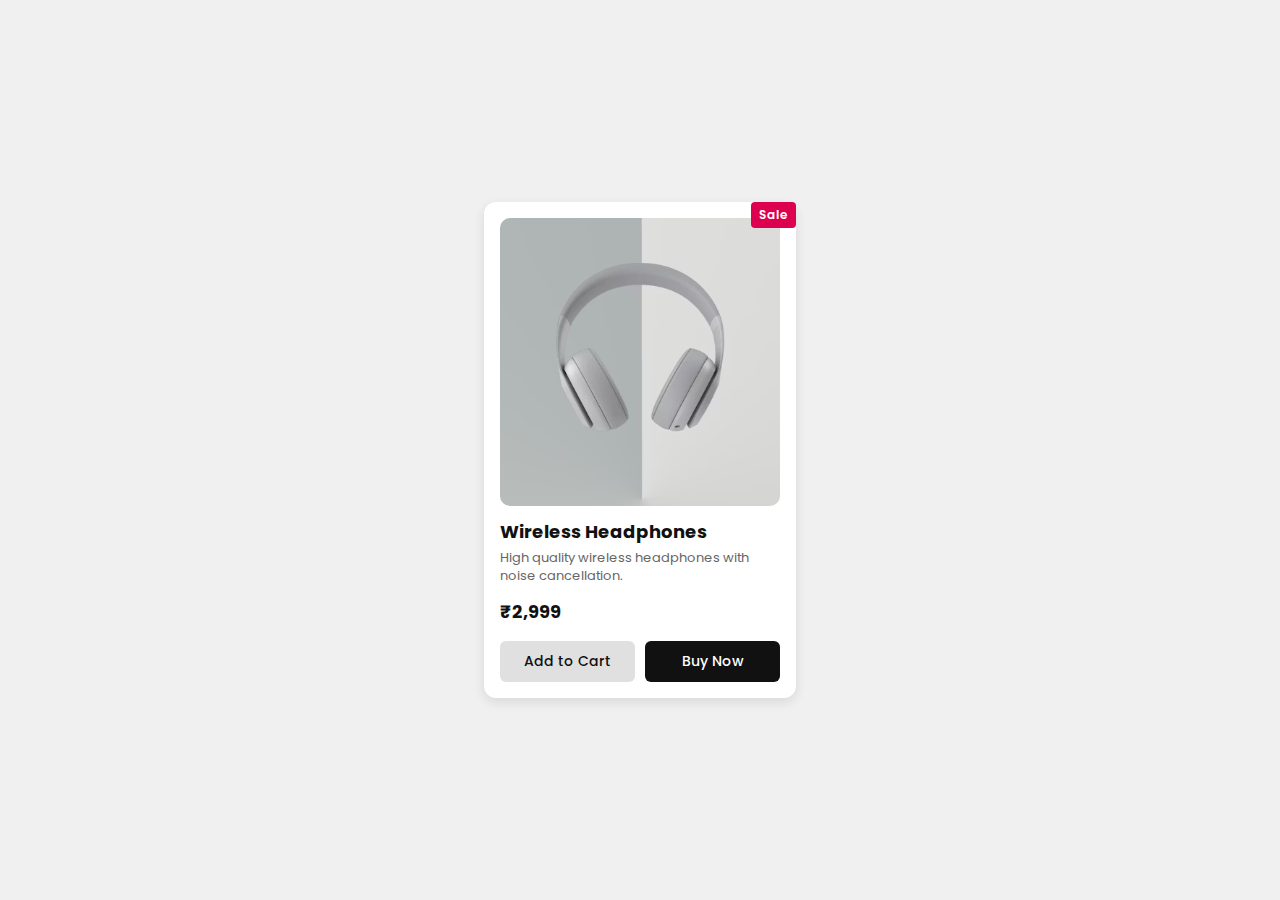
<file: PS09/index.html>
<!DOCTYPE html>
<html lang="en">

<head>
    <meta charset="UTF-8">
    <link rel="preconnect" href="https://fonts.googleapis.com">
    <link rel="preconnect" href="https://fonts.gstatic.com" crossorigin>
    <link
        href="https://fonts.googleapis.com/css2?family=Geist:wght@100..900&family=Inter:ital,opsz,wght@0,14..32,100..900;1,14..32,100..900&family=Poppins:ital,wght@0,100;0,200;0,300;0,400;0,500;0,600;0,700;0,800;0,900;1,100;1,200;1,300;1,400;1,500;1,600;1,700;1,800;1,900&family=Roboto:ital,wght@0,100..900;1,100..900&display=swap"
        rel="stylesheet">
    <meta name="viewport" content="width=device-width, initial-scale=1.0">
    <link rel="stylesheet" href="styles.css">
    <title>Product-Card</title>
</head>

<body>
    <div class="product-card">
        <div class="image-container">
            <img src="image.png"
            alt="Wireless Headphones">
        </div>
        <span class="badge">Sale</span>
        <div class="card-content">
            <h2 class="product-title">Wireless Headphones</h2>
            <p class="product-description">High quality wireless headphones with noise cancellation.</p>
            <p class="product-price">₹2,999</p>
            <div class="button-group">
                <button class="btn btn-secondary">Add to Cart</button>
                <button class="btn btn-primary">Buy Now</button>
            </div>
        </div>
    </div>
</body>

</html>
</file>
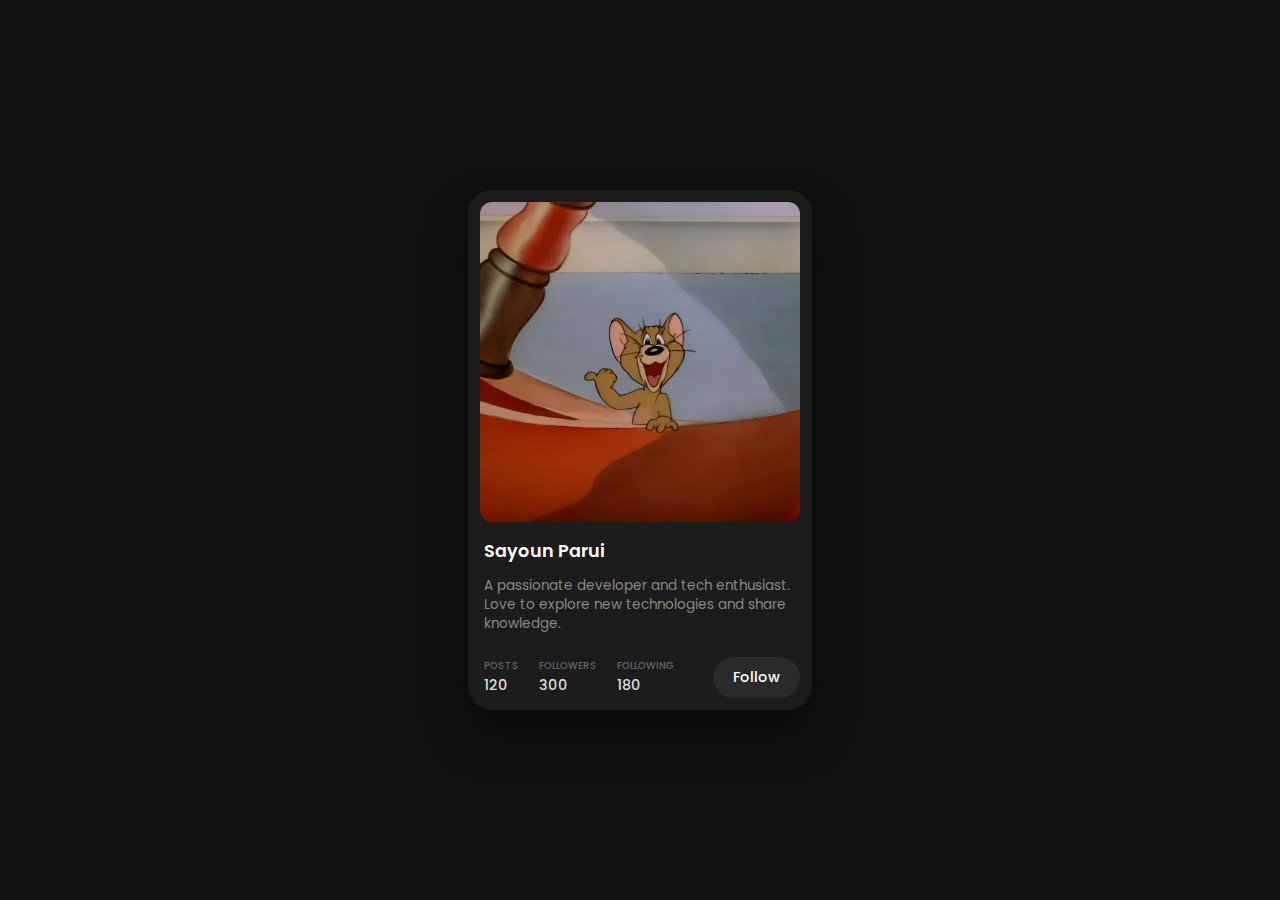
<file: PS10/index.html>
<!DOCTYPE html>
<html lang="en">
<head>
    <meta charset="UTF-8">
    <meta name="viewport" content="width=device-width, initial-scale=1.0">
    <title>Profile Card</title>
    <link rel="stylesheet" href="styles.css">
    <link rel="preconnect" href="https://fonts.googleapis.com">
    <link rel="preconnect" href="https://fonts.gstatic.com" crossorigin>
    <link
        href="https://fonts.googleapis.com/css2?family=Geist:wght@100..900&family=Inter:ital,opsz,wght@0,14..32,100..900;1,14..32,100..900&family=Poppins:ital,wght@0,100;0,200;0,300;0,400;0,500;0,600;0,700;0,800;0,900;1,100;1,200;1,300;1,400;1,500;1,600;1,700;1,800;1,900&family=Roboto:ital,wght@0,100..900;1,100..900&display=swap"
        rel="stylesheet">
</head>
<body>
    <div class="profile-card">
        <img src="jerry.jpg" alt="User Profile Picture" class="profile-picture">
        <h2 class="user-name">Sayoun Parui</h2>
        <p class="user-bio">
            A passionate developer and tech enthusiast. Love to explore new technologies and share knowledge.
        </p>
        <div class="info-sections">
            <div class="info-section">
                <h3>Posts</h3>
                <p>120</p>
            </div>
            <div class="info-section">
                <h3>Followers</h3>
                <p>300</p>
            </div>
            <div class="info-section">
                <h3>Following</h3>
                <p>180</p>
            </div>
        </div>
        <button class="primary-action">Follow</button>
    </div>

</body>
</html>
</file>
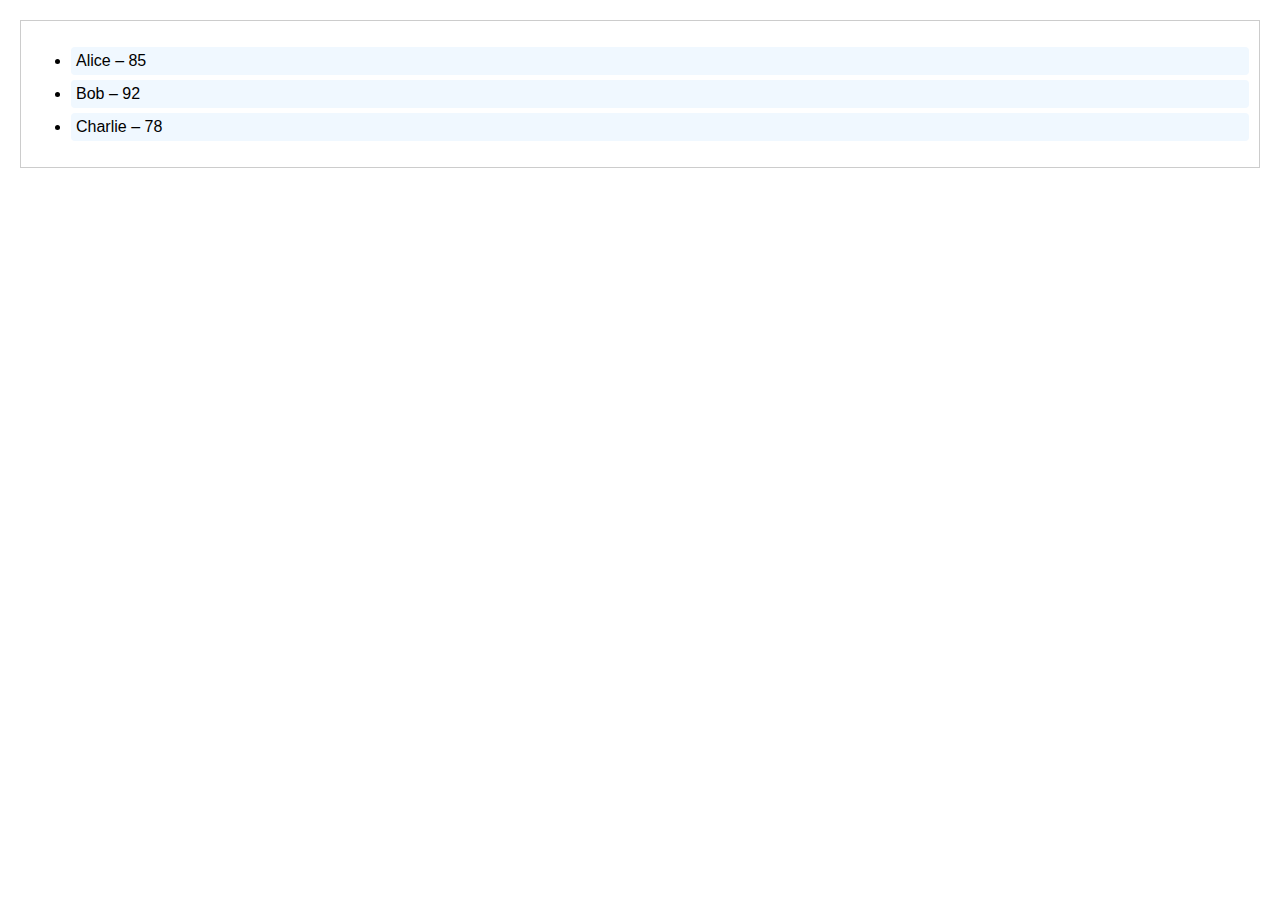
<file: PS01/P01.html>
<!DOCTYPE html>
<html lang="en">

<head>
    <meta charset="UTF-8">
    <meta name="viewport" content="width=device-width, initial-scale=1.0">
    <title>Student List DOM Manipulation</title>
    <style>
        body {
            font-family: Arial, sans-serif;
            margin: 20px;
        }

        #container {
            padding: 10px;
            border: 1px solid #ccc;
        }
    </style>
</head>

<body>

    <div id="container"></div>

    <script src="script.js"></script>
</body>

</html>
</file>
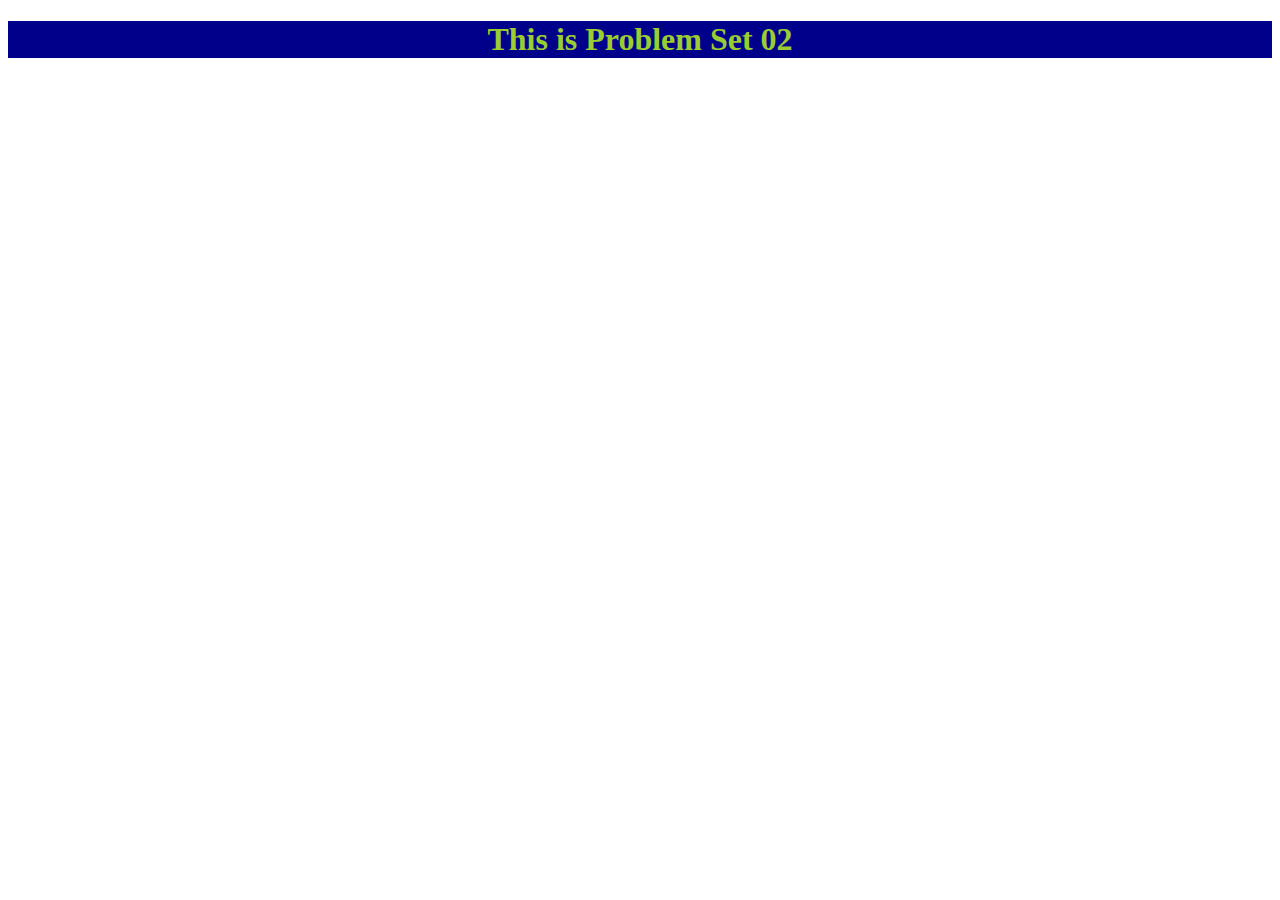
<file: PS02/P02.html>
<!DOCTYPE html>
<html lang="en">

<head>
    <meta charset="UTF-8">
    <meta name="viewport" content="width=device-width, initial-scale=1.0">
    <title>PS-02</title>
</head>

<body>
    <h1 id="heading"></h1>

    <script>
        const heading = document.getElementById('heading')
        heading.textContent = 'This is Problem Set 02'
        heading.style.color = 'YellowGreen'
        heading.style.backgroundColor = 'DarkBlue'
        heading.style.textAlign = 'center'

        heading.classList.add('main-heading')

        window.addEventListener('load', () => {
            console.log('Welcome to JavaScript DOM Manipulation')
        })
    </script>
</body>

</html>
</file>
<file: PS09/styles.css>
body {
  background-color: #f0f0f0;
  color: #ffffff;
  font-family: "Poppins", sans-serif;
  display: flex;
  justify-content: center;
  align-items: center;
  min-height: 100vh;
  margin: 0;
}

.product-card {
  background-color: #ffffff;
  width: 280px;
  border-radius: 12px;
  padding: 16px;
  display: flex;
  flex-direction: column;
  box-shadow: 0 4px 12px rgba(0, 0, 0, 0.1);
  color: #111111;
  position: relative;
}

.image-container {
  display: flex;
  justify-content: center;
  margin-bottom: 12px;
  border-radius: 10px;
  overflow: hidden;
}

.image-container img {
  width: 100%;
  height: auto;
  object-fit: contain;
}

.badge {
  position: absolute;
  top: 0;
  right: 0;
  background-color: #dc004e;
  color: #ffffff;
  padding: 4px 8px;
  border-radius: 4px;
  font-size: 12px;
  font-weight: 600;
}

.card-content {
  display: flex;
  flex-direction: column;
}

.product-title {
  font-size: 18px;
  font-weight: 700;
  margin: 0 0 4px 0;
}

.product-description {
  font-size: 13px;
  color: #666666;
  margin: 0 0 12px 0;
  line-height: 1.4;
}

.product-price {
  font-size: 18px;
  font-weight: 700;
  margin: 0 0 16px 0;
}

.button-group {
  display: flex;
  gap: 10px;
}

.btn {
  flex: 1;
  padding: 10px;
  border: none;
  border-radius: 6px;
  font-size: 14px;
  font-weight: 500;
  cursor: pointer;
  font-family: inherit;
  display: flex;
  justify-content: center;
  align-items: center;
}

.btn-secondary {
  background-color: #e0e0e0;
  color: #111111;
}

.btn-primary {
  background-color: #111111;
  color: #ffffff;
}
</file>
<file: PS10/styles.css>
body {
  background-color: #111111;
  color: #ffffff;
  font-family: "Poppins", sans-serif;
  display: flex;
  justify-content: center;
  align-items: center;
  min-height: 100vh;
  margin: 0;
}

.profile-card {
  background-color: #1c1c1c;
  width: 320px;
  border-radius: 24px;
  padding: 12px;
  display: flex;
  flex-wrap: wrap;
  gap: 8px;
  box-shadow: 0 25px 50px -12px rgba(0, 0, 0, 0.7);
}

.profile-picture {
  width: 100%;
  height: 320px;
  object-fit: cover;
  border-radius: 12px;
  margin-bottom: 8px;
}

.user-name {
  width: 100%;
  margin: 0;
  padding: 0 4px;
  font-size: 1.1rem;
  font-weight: 600;
  display: flex;
  align-items: center;
  gap: 6px;
}

.user-bio {
  width: 100%;
  margin: 4px 0 16px 0;
  padding: 0 4px;
  font-size: 0.85rem;
  color: #888;
  line-height: 1.4;
}

.info-sections {
  flex: 1;
  display: flex;
  gap: 20px;
  padding-left: 4px;
  align-items: center;
}

.info-section {
  display: flex;
  flex-direction: column-reverse;
  flex-direction: column;
  gap: 2px;
}

.info-section h3 {
  font-size: 0.6rem;
  color: #666;
  margin: 0;
  text-transform: uppercase;
  font-weight: 500;
}

.info-section p {
  font-size: 0.9rem;
  font-weight: 500;
  margin: 0;
  color: #ddd;
}

.primary-action {
  background-color: #2a2a2a;
  color: white;
  border: none;
  padding: 10px 20px;
  border-radius: 999px; /* Pill shape */
  font-size: 0.9rem;
  font-weight: 500;
  cursor: pointer;
  font-family: inherit;
  transition: all 0.2s ease;
  align-self: center;
}

.primary-action:hover {
  background-color: #333;
  transform: translateY(-1px);
}
</file>
